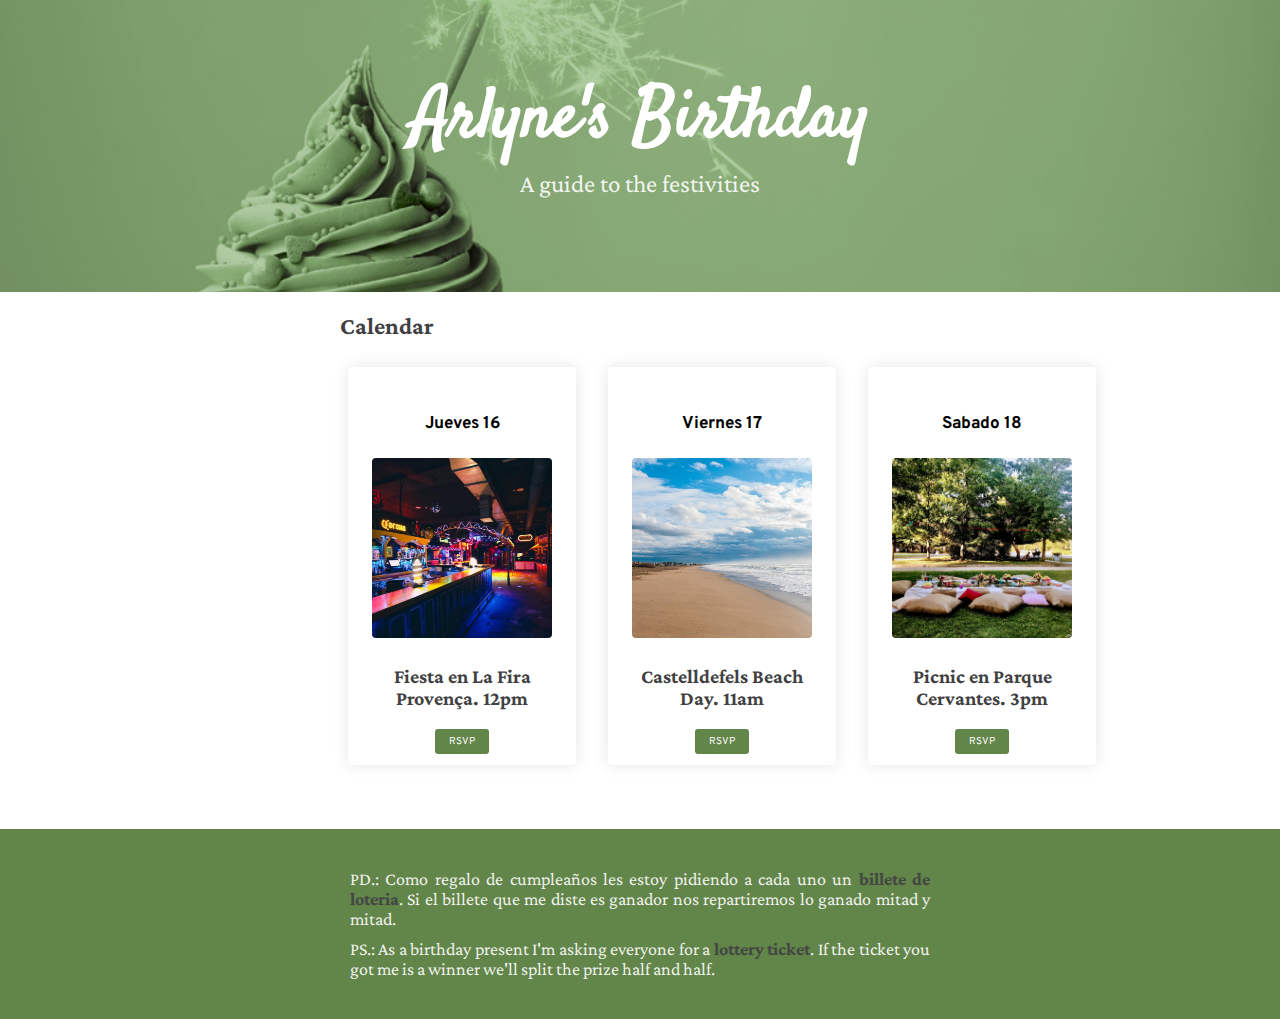
<file: index.html>
<!DOCTYPE html>
   <html lang="en"><head>
    <meta charset="UTF-8">
    <title>Arlyne's Bday</title>
<head>
    <meta charset="UTF-8">
    <title>Arlyne's Birthday </title>
    

    
    <!-- Change these Google fonts with your own choice -->
    <link rel="preconnect" href="https://fonts.googleapis.com">
    <link rel="preconnect" href="https://fonts.gstatic.com" crossorigin="">
    <link href="https://fonts.googleapis.com/css2?family=Amatic+SC:wght@700&amp;display=swap" rel="stylesheet">
    <link href="https://fonts.googleapis.com/css2?family=Crimson+Pro:wght@200&amp;family=Nanum+Gothic&amp;family=Rosario&amp;family=Satisfy&amp;display=swap" rel="stylesheet">
    <link href="https://fonts.googleapis.com/css?family=Chivo:700|Overpass:400,700&amp;display=swap" rel="stylesheet">
    

    <link rel="stylesheet" href="style.css">

  <body>
    <!-- Code your Banner section -->
    <div class="banner"> 
    
      <h1>Arlyne's Birthday</h1>
      <p>A guide to the festivities</p>
    </div>

    <!-- Code your Cards section -->
    <div class="container">
      <h2>Calendar</h2>
      <!-- Cards container -->
      <div class="cards">

        <!-- Jueves card -->
        <div class="card">
          <h4 class="jueves-title">Jueves 16</h4>
          <img src="images/fira 1.jpg" alt="">
          <h3>Fiesta en La Fira Provença. 12pm</h3>
          <a href="rsvp.html" class= "btn">RSVP</a>
        </div>

        <!-- Viernes card -->
        <div class="card">
          <h4>Viernes 17</h4>
          <img src="images/castelldefels-playa-vacia.jpg"alt="">
          <h3>Castelldefels Beach Day. 11am</h3>
          <a href="rsvp.html" class= "btn">RSVP</a>
        </div>

        <!-- Sabado card -->
        <div class="card">
          <h4>Sabado 18</h4>
          <img src="images/picnic.jpg" alt="">
          <h3>Picnic en Parque Cervantes. 3pm</h3>
          <a href="rsvp.html" class= "btn">RSVP</a>
        </div>
      </div>
    </div>

    <!-- Code your Footer section -->
    <div class="footer">
      <div class="container">
       <p>PD.: Como regalo de cumpleaños les estoy pidiendo a cada uno un <b class="lottery">billete de loteria</b>. Si el billete que me diste es ganador nos repartiremos lo ganado mitad y mitad.</p>
       <p>PS.: As a birthday present I'm asking everyone for a <b class="lottery">lottery ticket</b>. If the ticket you got me is a winner we'll split the prize half and half. </p>
      </div>
    </div>  

  

</html>
</file>
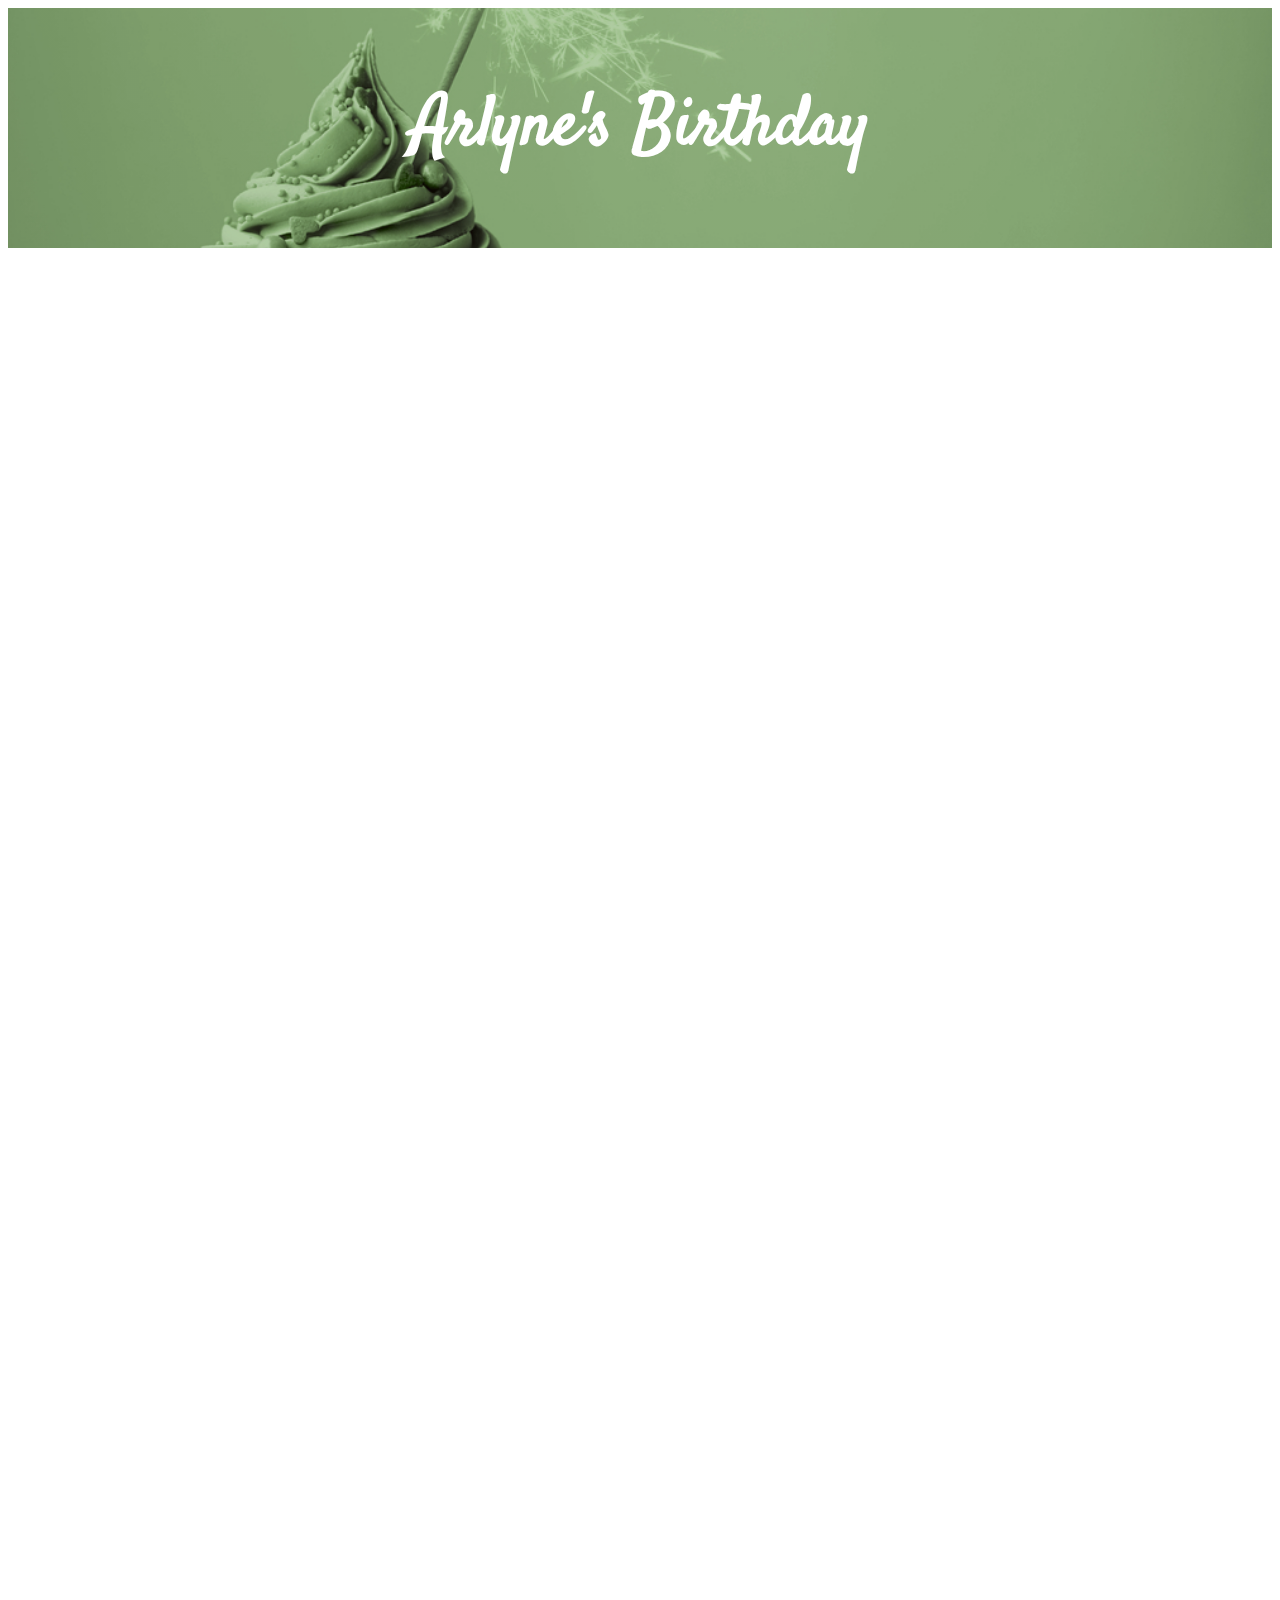
<file: rsvp.html>
<!DOCTYPE html>
   <html lang="en"><head>
    <meta charset="UTF-8">
    <title>Arlyne's Bday</title>
<head>
    <meta charset="UTF-8">
    <title>rsvp </title>

<meta name="viewport" content="width=device-width, initial-scale=1">

  <link href="https://fonts.googleapis.com/css2?family=Crimson+Pro:wght@200&family=Nanum+Gothic&family=Rosario&family=Satisfy&display=swap" rel="stylesheet">
  <link href="https://fonts.googleapis.com/css?family=Chivo:700|Overpass:400,700&display=swap" rel="stylesheet">

  <link rel="stylesheet" href="style1.css">
</head>  
<body>
<!-- Banner section -->
  <div class="bannergf">  

    <h1>Arlyne's Birthday</h1>
 
  </div>

  <div class="container">
<meta name="viewport" content="width=device-width, initial-scale=1">

    <iframe class="responsive-iframe" src="https://docs.google.com/forms/d/e/1FAIpQLSeN_k0douFVokl1C6V0kXghU7gKIcCOF239Ox2van7kKCcVFw/viewform?embedded=true" width="1400" height="2000" frameborder="0" marginheight="0" marginwidth="0">Loading…</iframe>

  </div>


  


</body>
</html>
</file>
<file: style.css>
/* #1A48E3 */
/* #404042 */

body {
  font-family: Overpass;

}

h1, h2, h3 {
  color: #404042;
  font-family: 'Crimson Pro', serif;
}


p {
  color: #404042;
  opacity: .9;
}

/*img {
  width: 150px;
  height: 150px;
  object-fit: cover;
}
a {
  color: ghostwhite;
  font-weight: bold;
  text-decoration: none;
  transition: .3s;
  font-size: 9px;
  display: grid;
}
*/

.container {
  width: 800px;
  margin: auto;
}

.banner {
  background-image: linear-gradient(rgba(0,0,0,0.2), rgba(0,0,0,0.2
  )), url('images/greencc.jpg');
  background-size: cover;
  background-position: center;
  padding: 70px 0;
  text-align: center;
}

.banner h1 {
  color: white;
  font-size: 70px;
  margin: 0;
  font-family: 'Satisfy', cursive;
}

.banner p {
  color: white;
  font-size: 25px;
  font-family: 'Crimson Pro', serif;
  margin-top: 0;
}

body {
  margin: 0;
}

.btn {
  background-color: #628549; /* Green */
  border: none;
  color: white;
  padding: 6px 14px;
  text-align: center;
  text-decoration: none;
  display: inline-block;
  font-size: 10px;
  border-radius: 3px;
}

.btn:hover {
  background-color: #99AA64; 
}


.card {
  background: white;
  box-shadow: 0 0 16px rgba(0,0,0,0.1);
  border-radius: 4px;
  /*width: 200px;*/
  text-align: center;
  padding: 24px;
  flex-grow: 1;
  margin: 8px;
  height: 350px;
  margin-bottom: 40px;
  font-size: 17px;
}


.card img {
  width: 180px;
  height: 180px;
  object-fit: cover;
  border-radius: 4px;
}

.card h3 {
  margin-bottom: 4;
}

.lottery {

color: #404042;
}

.footer {
  background: #628549;
  text-align: justify;
  padding: 30px 0;
  font-family: 'Crimson Pro', serif;
  font-size: 20px;

  
}

.footer p {
  color: white;
  margin: 10px;
  font-size:90%;
}

.cards {
  display: grid;
  grid-template-columns: 1fr 1fr 1fr;
  grid-gap: 16px;
  margin-bottom: 24px;

}


@media (max-width: 800px) {
  .cards {
    grid-template-columns: 1fr;
  }
}



@media (min-width: 300px) {
  .container {
    width: 400px;
  }
}


@media (min-width: 800px) {
  .container {
    width: 600px;
  }
}

@media (max-width: 1000px) {
  .container {
    width: 800px;
    
  }
}
</file>
<file: style1.css>
.bannergf {
  background-image: linear-gradient(rgba(0,0,0,0.2), rgba(0,0,0,0.2
  )), url('images/greencc.jpg');
  background-color: #B5D99C;
  background-size: cover;
  background-position: center;
  padding: 70px 0;
  text-align: center;
}

.bannergf h1 {
  color: white;
  font-size: 70px;
  margin: 0;
  font-family: 'Satisfy', cursive;
}

.bannergf p {
  color: white;
  font-size: 25px;
  font-family: 'Crimson Pro', serif;
  margin-top: 0;
}


.container {
  display: grid;
  grid-template-columns: 1fr;
  width: 1400px; 
  height: 2000px; 
  border: 0px; 
  margin-top: 0px;
  shape-margin: 0px;
  position: auto;
}




.container {
  position: relative;
  width: 100%;
  overflow: hidden;
  padding-top: 100%; /* 1:1 Aspect Ratio */
}

.responsive-iframe {
  position: absolute;
  top: 0;
  left: 0;
  bottom: 0;
  right: 0;
  width: 100%;
  height: 100%;
  border: none;
}
</file>
